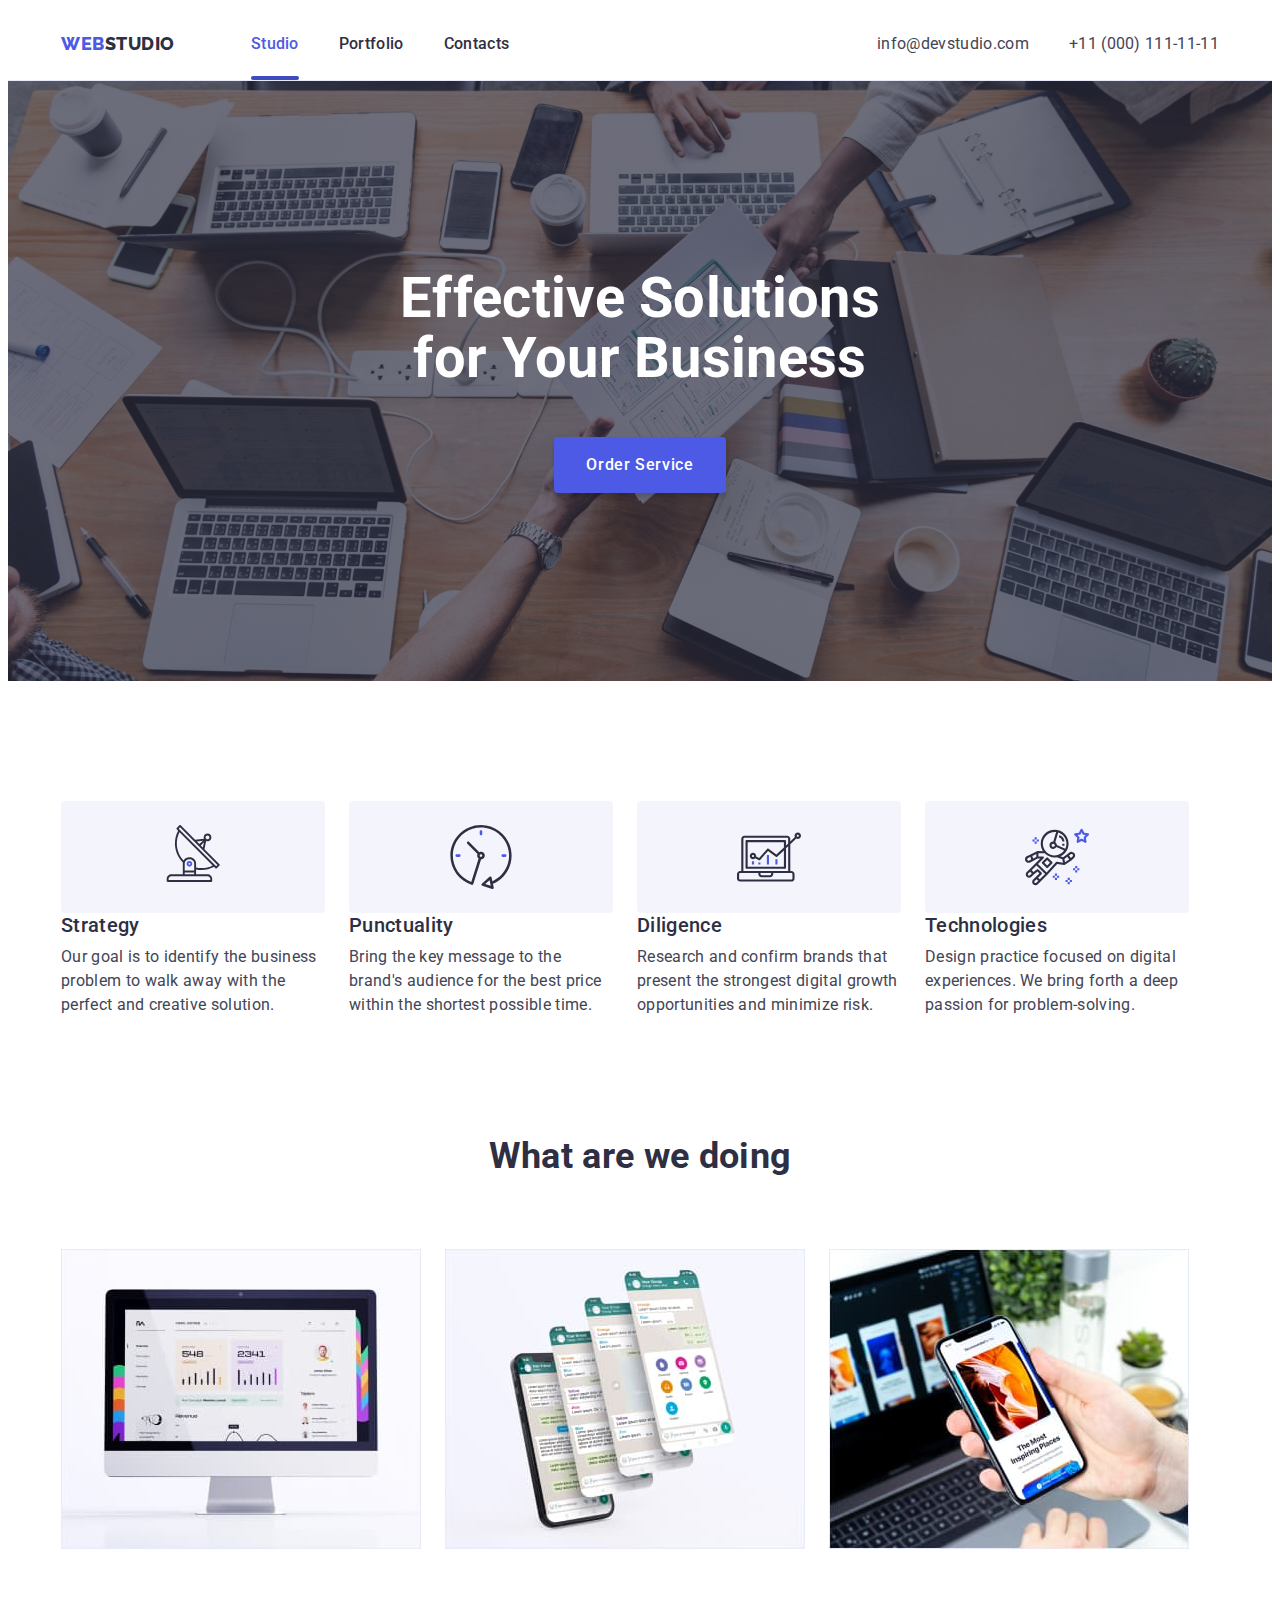
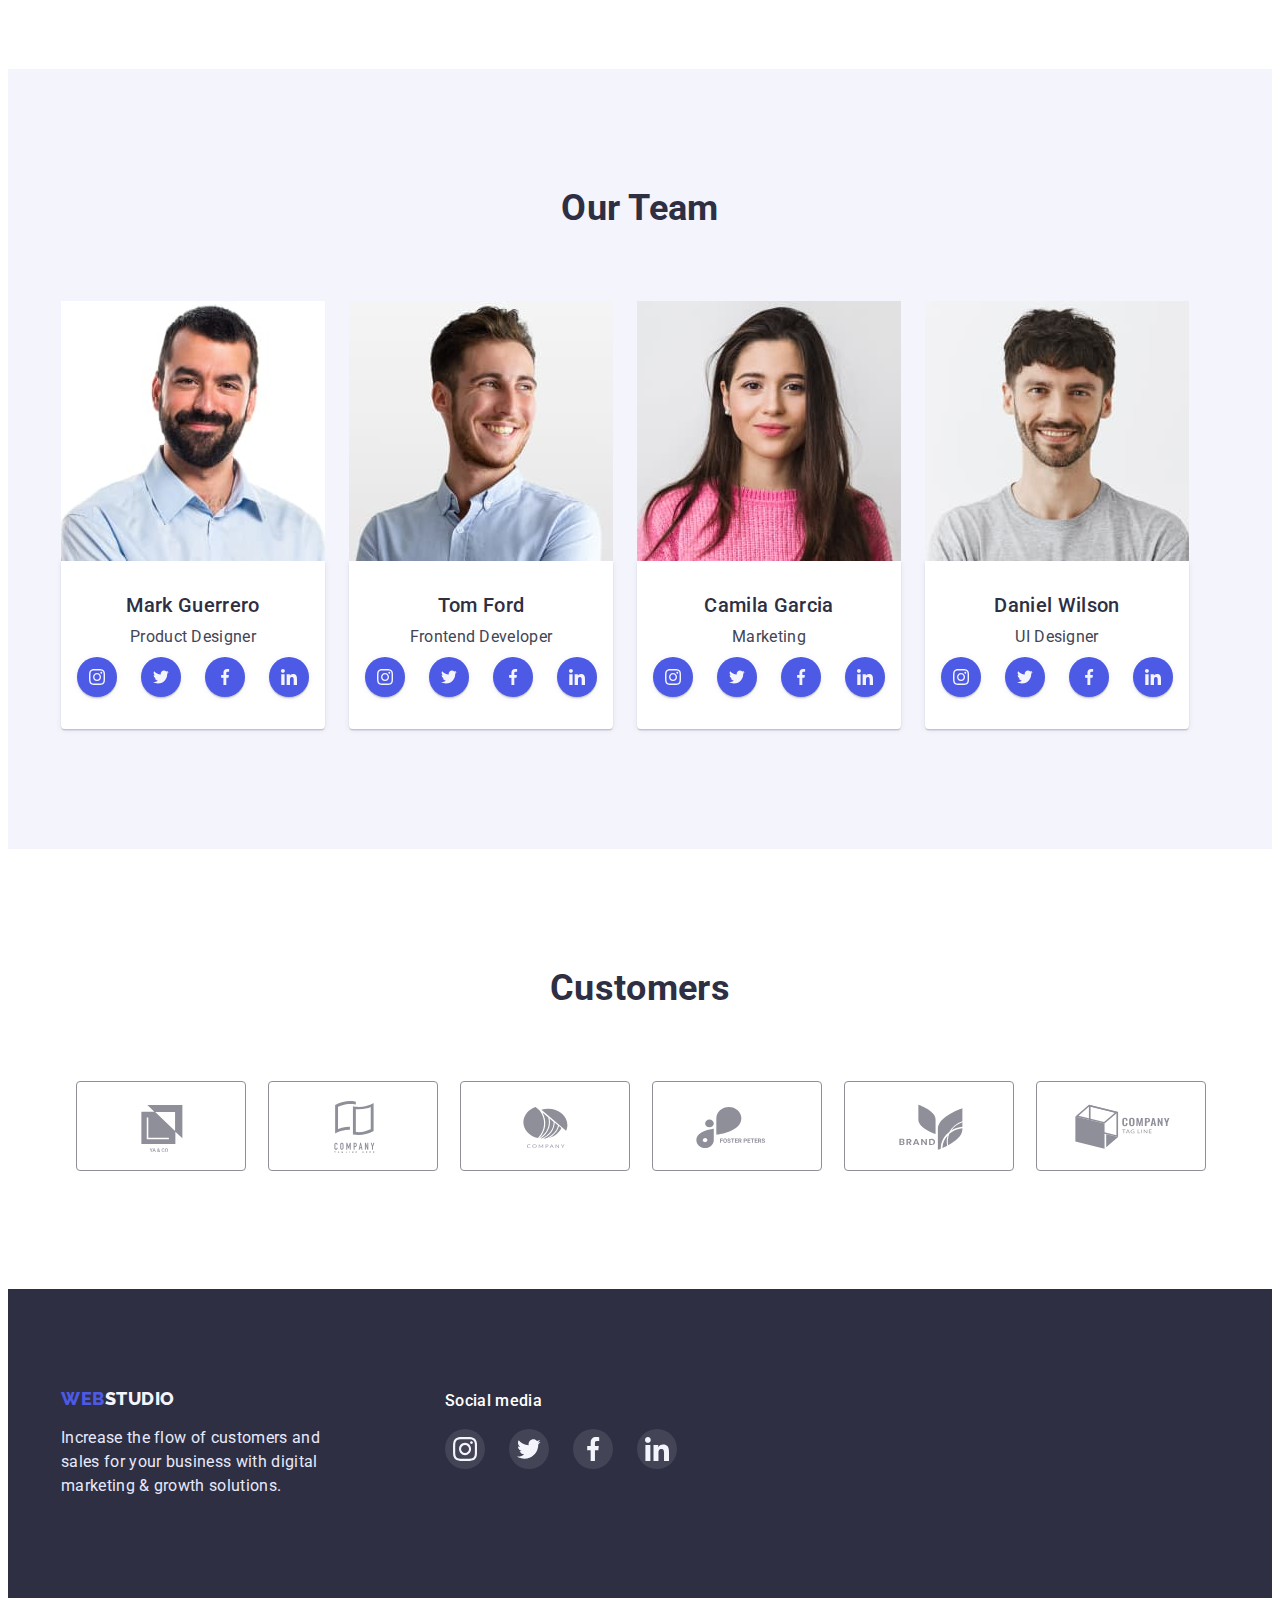
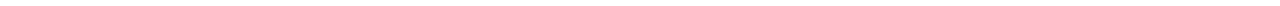
<file: index.html>
<!DOCTYPE html>
<html lang="en">
  <head>
    <meta charset="UTF-8" />
    <meta http-equiv="X-UA-Compatible" content="IE=edge" />
    <meta name="viewport" content="width=device-width, initial-scale=1.0" />
    <title>WebStudio</title>
    <link
      rel="stylesheet"
      href="https://cdnjs.cloudflare.com/ajax/libs/modern-normalize/1.1.0/modern-normalize.min.css"
      integrity="sha512-wpPYUAdjBVSE4KJnH1VR1HeZfpl1ub8YT/NKx4PuQ5NmX2tKuGu6U/JRp5y+Y8XG2tV+wKQpNHVUX03MfMFn9Q=="
      crossorigin="anonymous"
      referrerpolicy="no-referrer"
    />
    <link rel="preconnect" href="https://fonts.googleapis.com" />
    <link rel="preconnect" href="https://fonts.gstatic.com" crossorigin />
    <link
      href="https://fonts.googleapis.com/css2?family=Raleway:wght@800&family=Roboto:wght@400;500;700;900&display=swap"
      rel="stylesheet"
    />
    <link rel="stylesheet" href="./css/styles.css" />
  </head>
  <body>
    <!-- section nav -->

    <header class="header">
      <div class="container main-header">
        <nav class="header-nav">
          <a href="./index.html" class="header-logo">
            <span class="header-subject">Web</span>Studio
          </a>

          <ul class="header-list list">
            <li class="header-item">
              <a href="" class="header-link link current">Studio</a>
            </li>
            <li class="header-item">
              <a href="./portfolio.html" class="header-link link">Portfolio</a>
            </li>
            <li class="header-item">
              <a href="" class="header-link link">Contacts</a>
            </li>
          </ul>
        </nav>
        <!-- section comtacts -->
        <address class="adress">
          <ul class="adress-list list">
            <li class="adress-item">
              <a href="mailto:info@devstudio.com" class="adress-link link"
                >info@devstudio.com</a
              >
            </li>
            <li class="adress-item">
              <a href="tel:+110001111111" class="adress-link link"
                >+11 (000) 111-11-11</a
              >
            </li>
          </ul>
        </address>
      </div>
    </header>
    <main>
      <!-- section hero -->
      <section class="hero">
        <div class="container hero-content">
          <h1 class="hero-title">Effective Solutions for Your Business</h1>
          <div class="hero-btn">
            <button type="button" class="hero-button">Order Service</button>
          </div>
        </div>
        <!-- <div class="backdrop is-hidden">
          <div class="modal">
            <button type="button">x</button> -->
        <!-- <svg class="modal-img">
                <use
                  href="/images/icons.svg/symbol-close-modal.svg#icon-close-modal"
                ></use>
              </svg> -->
        <!-- </div>
        </div> -->
      </section>
      <!-- section features -->
      <section class="feature">
        <div class="container feature-content">
          <h1 hidden>Advantages</h1>
          <ul class="feature-list list">
            <li class="feature-item">
              <div class="feature-pic">
                <svg class="feature-img" width="64" height="64">
                  <use
                    href="./images/icons.svg/symbol-defs.svg#icon-antenna"
                  ></use>
                </svg>
              </div>
              <h3 class="feature-title">Strategy</h3>
              <p class="feature-text">
                Our goal is to identify the business problem to walk away with
                the perfect and creative solution.
              </p>
            </li>
            <li class="feature-item">
              <div class="feature-pic">
                <svg class="feature-img" width="64" height="64">
                  <use
                    href="./images/icons.svg/symbol-defs.svg#icon-clock"
                  ></use>
                </svg>
              </div>
              <h3 class="feature-title">Punctuality</h3>
              <p class="feature-text">
                Bring the key message to the brand's audience for the best price
                within the shortest possible time.
              </p>
            </li>
            <li class="feature-item">
              <div class="feature-pic">
                <svg class="feature-img" width="64" height="64">
                  <use
                    href="./images/icons.svg/symbol-defs.svg#icon-diagram"
                  ></use>
                </svg>
              </div>
              <h3 class="feature-title">Diligence</h3>
              <p class="feature-text">
                Research and confirm brands that present the strongest digital
                growth opportunities and minimize risk.
              </p>
            </li>
            <li class="feature-item">
              <div class="feature-pic">
                <svg class="feature-img" width="64" height="64">
                  <use
                    href="./images/icons.svg/symbol-defs.svg#icon-astronaut"
                  ></use>
                </svg>
              </div>
              <h3 class="feature-title">Technologies</h3>
              <p class="feature-text">
                Design practice focused on digital experiences. We bring forth a
                deep passion for problem-solving.
              </p>
            </li>
          </ul>
        </div>
      </section>
      <!-- section -->
      <section class="work">
        <div class="container">
          <h2 class="work-title">What are we doing</h2>
          <ul class="work-list list">
            <li class="work-item">
              <img
                class="work-img"
                src="./images/photo1.jpg"
                alt="computer"
                width="360"
              />
            </li>
            <li class="work-item">
              <img
                class="work-img"
                src="./images/photo2.jpg"
                alt="software"
                width="360"
              />
            </li>
            <li class="work-item">
              <img
                class="work-img"
                src="./images/photo3.jpg"
                alt="smartphone"
                width="360"
              />
            </li>
          </ul>
        </div>
      </section>
      <!-- section team -->
      <section class="team">
        <div class="container main-team">
          <h2 class="team-subject">Our Team</h2>
          <ul class="team-list list">
            <li class="team-item">
              <img
                class="team-img"
                src="./images/img.jpg"
                alt="mark guerrero"
                width="264"
              />
              <div class="borders-content">
                <h3 class="team-title">Mark Guerrero</h3>
                <p class="team-text">Product Designer</p>
                <ul class="team-social-list list">
                  <li class="team-social-item">
                    <a href="" class="team-social-link link">
                      <svg class="team-social-icon" width="16px" height="16">
                        <use
                          href="./images/icons.svg/symbol-social.svg#icon-instagram"
                        ></use>
                      </svg>
                    </a>
                  </li>
                  <li class="team-social-item">
                    <a href="" class="team-social-link link">
                      <svg class="team-social-icon" width="40" height="40">
                        <use
                          href="./images/icons.svg/symbol-social.svg#icon-twitter"
                        ></use>
                      </svg>
                    </a>
                  </li>
                  <li class="team-social-item">
                    <a href="" class="team-social-link link">
                      <svg class="team-social-icon" width="40" height="40">
                        <use
                          href="./images/icons.svg/symbol-social.svg#icon-facebook"
                        ></use>
                      </svg>
                    </a>
                  </li>
                  <li class="team-social-item">
                    <a href="" class="team-social-link link">
                      <svg class="team-social-icon" width="40" height="40">
                        <use
                          href="./images/icons.svg/symbol-social.svg#icon-linkedin"
                        ></use>
                      </svg>
                    </a>
                  </li>
                </ul>
              </div>
            </li>
            <li class="team-item">
              <img
                class="team-img"
                src="./images/img.1.jpg"
                alt="tom ford"
                width="264"
              />
              <div class="borders-content">
                <h3 class="team-title">Tom Ford</h3>
                <p class="team-text">Frontend Developer</p>
                <ul class="team-social-list list">
                  <li class="team-social-item">
                    <a href="" class="team-social-link link">
                      <svg class="team-social-icon" width="40" height="40">
                        <use
                          href="./images/icons.svg/symbol-social.svg#icon-instagram"
                        ></use>
                      </svg>
                    </a>
                  </li>
                  <li class="team-social-item">
                    <a href="" class="team-social-link link">
                      <svg class="team-social-icon" width="40" height="40">
                        <use
                          href="./images/icons.svg/symbol-social.svg#icon-twitter"
                        ></use>
                      </svg>
                    </a>
                  </li>
                  <li class="team-social-item">
                    <a href="" class="team-social-link link">
                      <svg class="team-social-icon" width="40" height="40">
                        <use
                          href="./images/icons.svg/symbol-social.svg#icon-facebook"
                        ></use>
                      </svg>
                    </a>
                  </li>
                  <li class="team-social-item">
                    <a href="" class="team-social-link link">
                      <svg class="team-social-icon" width="40" height="40">
                        <use
                          href="./images/icons.svg/symbol-social.svg#icon-linkedin"
                        ></use>
                      </svg>
                    </a>
                  </li>
                </ul>
              </div>
            </li>
            <li class="team-item">
              <img
                class="team-img"
                src="./images/img.2.jpg"
                alt="camila garcia"
                width="264"
              />
              <div class="borders-content">
                <h3 class="team-title">Camila Garcia</h3>
                <p class="team-text">Marketing</p>
                <ul class="team-social-list list">
                  <li class="team-social-item">
                    <a href="" class="team-social-link link">
                      <svg class="team-social-icon" width="40" height="40">
                        <use
                          href="./images/icons.svg/symbol-social.svg#icon-instagram"
                        ></use>
                      </svg>
                    </a>
                  </li>
                  <li class="team-social-item">
                    <a href="" class="team-social-link link">
                      <svg class="team-social-icon" width="40" height="40">
                        <use
                          href="./images/icons.svg/symbol-social.svg#icon-twitter"
                        ></use>
                      </svg>
                    </a>
                  </li>
                  <li class="team-social-item">
                    <a href="" class="team-social-link link">
                      <svg class="team-social-icon" width="40" height="40">
                        <use
                          href="./images/icons.svg/symbol-social.svg#icon-facebook"
                        ></use>
                      </svg>
                    </a>
                  </li>
                  <li class="team-social-item">
                    <a href="" class="team-social-link link">
                      <svg class="team-social-icon" width="40" height="40">
                        <use
                          href="./images/icons.svg/symbol-social.svg#icon-linkedin"
                        ></use>
                      </svg>
                    </a>
                  </li>
                </ul>
              </div>
            </li>
            <li class="team-item">
              <img
                class="team-img"
                src="./images/img.3.jpg"
                alt="daniel wilson"
                width="264"
              />
              <div class="borders-content">
                <h3 class="team-title">Daniel Wilson</h3>
                <p class="team-text">UI Designer</p>
                <ul class="team-social-list list">
                  <li class="team-social-item">
                    <a href="" class="team-social-link link">
                      <svg class="team-social-icon" width="40" height="40">
                        <use
                          href="./images/icons.svg/symbol-social.svg#icon-instagram"
                        ></use>
                      </svg>
                    </a>
                  </li>
                  <li class="team-social-item">
                    <a href="" class="team-social-link link">
                      <svg class="team-social-icon" width="40" height="40">
                        <use
                          href="./images/icons.svg/symbol-social.svg#icon-twitter"
                        ></use>
                      </svg>
                    </a>
                  </li>
                  <li class="team-social-item">
                    <a href="" class="team-social-link link">
                      <svg class="team-social-icon" width="40" height="40">
                        <use
                          href="./images/icons.svg/symbol-social.svg#icon-facebook"
                        ></use>
                      </svg>
                    </a>
                  </li>
                  <li class="team-social-item">
                    <a href="" class="team-social-link link">
                      <svg class="team-social-icon" width="40" height="40">
                        <use
                          href="./images/icons.svg/symbol-social.svg#icon-linkedin"
                        ></use>
                      </svg>
                    </a>
                  </li>
                </ul>
              </div>
            </li>
          </ul>
        </div>
      </section>
      <!-- section costumer -->
      <section class="customers">
        <div class="container">
          <h2 class="customers-title">Customers</h2>
          <ul class="customers-list list">
            <li class="customers-item">
              <a href="" class="customers-link link">
                <svg class="customers-icon" width="104" height="56">
                  <use href="./images/icons.svg/symbol.svg#icon-logo-1"></use>
                </svg>
              </a>
            </li>
            <li class="customers-item">
              <a href="" class="customers-link link">
                <svg class="customers-icon" width="104" height="56">
                  <use href="./images/icons.svg/symbol.svg#icon-logo-2"></use>
                </svg>
              </a>
            </li>
            <li class="customers-item">
              <a href="" class="customers-link link">
                <svg class="customers-icon" width="104" height="56">
                  <use href="./images/icons.svg/symbol.svg#icon-logo-3"></use>
                </svg>
              </a>
            </li>
            <li class="customers-item">
              <a href="" class="customers-link link">
                <svg class="customers-icon" width="104" height="56">
                  <use href="./images/icons.svg/symbol.svg#icon-logo-4"></use>
                </svg>
              </a>
            </li>
            <li class="customers-item">
              <a href="" class="customers-link link">
                <svg class="customers-icon" width="104" height="56">
                  <use href="./images/icons.svg/symbol.svg#icon-logo-5"></use>
                </svg>
              </a>
            </li>
            <li class="customers-item">
              <a href="" class="customers-link link">
                <svg class="customers-icon" width="104" height="56">
                  <use href="./images/icons.svg/symbol.svg#icon-logo-6"></use>
                </svg>
              </a>
            </li>
          </ul>
        </div>
      </section>
    </main>
    <!-- section footer -->
    <footer class="footer">
      <div class="container footer-content">
        <div class="footer-content-logo">
          <a href="./index.html" class="footer-logo link"
            >Web<span class="footer-subject">Studio</span>
          </a>

          <p class="footer-text">
            Increase the flow of customers and sales for your business with
            digital marketing & growth solutions.
          </p>
        </div>

        <div class="footer-social">
          <h3 class="footer-social-title">Social media</h3>
          <ul class="footer-social-list list">
            <li class="footer-social-item">
              <a href="" class="footer-social-link link">
                <svg class="footer-social-icon" width="40" height="40">
                  <use
                    href="./images/icons.svg/symbol-social.svg#icon-instagram"
                  ></use>
                </svg>
              </a>
            </li>

            <li class="footer-social-item">
              <a href="" class="footer-social-link link">
                <svg class="footer-social-icon" width="40" height="40">
                  <use
                    href="./images/icons.svg/symbol-social.svg#icon-twitter"
                  ></use>
                </svg>
              </a>
            </li>

            <li class="footer-social-item">
              <a href="" class="footer-social-link link">
                <svg class="footer-social-icon" width="40" height="40">
                  <use
                    href="./images/icons.svg/symbol-social.svg#icon-facebook"
                  ></use>
                </svg>
              </a>
            </li>

            <li class="footer-social-item">
              <a href="" class="footer-social-link link">
                <svg class="footer-social-icon" width="40" height="40">
                  <use
                    href="./images/icons.svg/symbol-social.svg#icon-linkedin"
                  ></use>
                </svg>
              </a>
            </li>
          </ul>
        </div>
      </div>
    </footer>
    <script src="./js/modal.js"></script>
  </body>
</html>
</file>
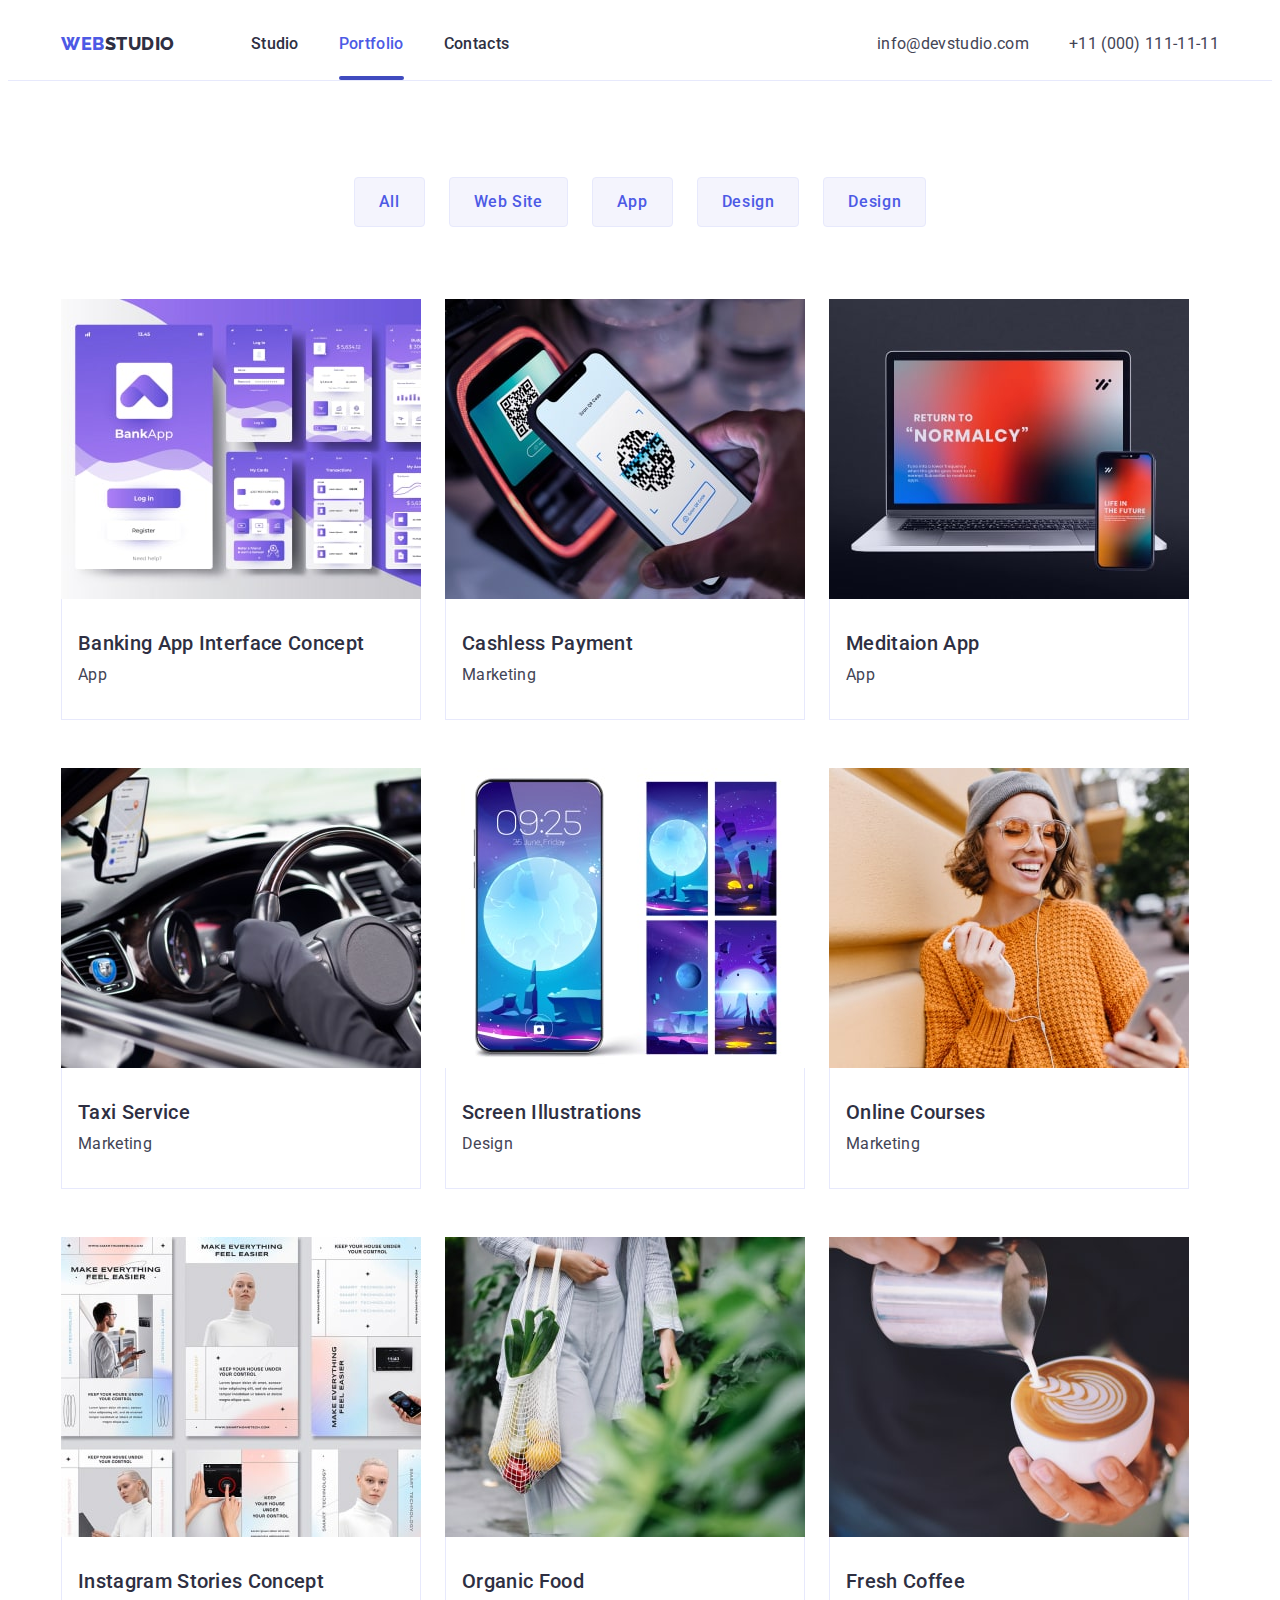
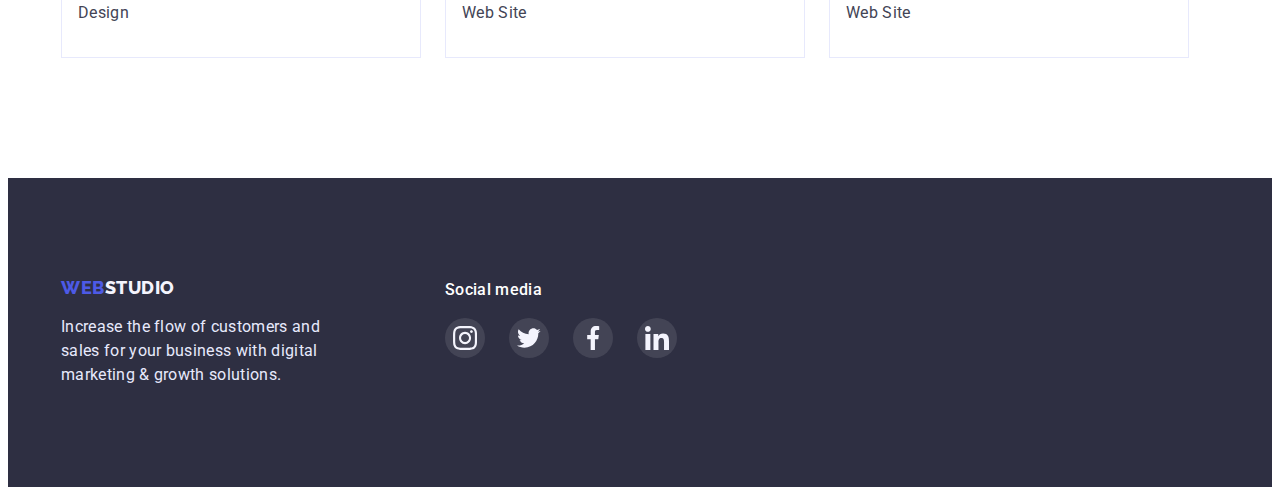
<file: portfolio.html>
<!DOCTYPE html>
<html lang="en">
  <head>
    <meta charset="UTF-8" />
    <meta http-equiv="X-UA-Compatible" content="IE=edge" />
    <meta name="viewport" content="width=device-width, initial-scale=1.0" />
    <title>Portfolio</title>
    <link
      rel="stylesheet"
      href="https://cdnjs.cloudflare.com/ajax/libs/modern-normalize/1.1.0/modern-normalize.min.css"
      integrity="sha512-wpPYUAdjBVSE4KJnH1VR1HeZfpl1ub8YT/NKx4PuQ5NmX2tKuGu6U/JRp5y+Y8XG2tV+wKQpNHVUX03MfMFn9Q=="
      crossorigin="anonymous"
      referrerpolicy="no-referrer"
    />
    <link rel="preconnect" href="https://fonts.googleapis.com" />
    <link rel="preconnect" href="https://fonts.gstatic.com" crossorigin />
    <link
      href="https://fonts.googleapis.com/css2?family=Raleway:wght@800&family=Roboto:wght@400;500;700;900&display=swap"
      rel="stylesheet"
    />
    <link rel="stylesheet" href="./css/styles.css" />
  </head>
  <body>
    <header class="header">
      <div class="container main-header">
        <nav class="header-nav">
          <a href="./index.html" class="header-logo">
            <span class="header-subject">Web</span>Studio
          </a>

          <ul class="header-list list">
            <li class="header-item">
              <a href="./index.html" class="header-link link">Studio</a>
            </li>
            <li class="header-item">
              <a href="./portfolio.html" class="header-link link current"
                >Portfolio</a
              >
            </li>
            <li class="header-item">
              <a href="./index.html" class="header-link link">Contacts</a>
            </li>
          </ul>
        </nav>
        <address class="adress">
          <ul class="adress-list list">
            <li class="adress-item">
              <a href="mailto:info@devstudio.com" class="adress-link link"
                >info@devstudio.com</a
              >
            </li>
            <li class="adress-item">
              <a href="tel:+110001111111" class="adress-link link"
                >+11 (000) 111-11-11</a
              >
            </li>
          </ul>
        </address>
      </div>
    </header>
    <main>
      <!--fillters-->
      <section class="btn">
        <div class="container fillters-btn">
          <ul class="btn-list">
            <li><button type="button" class="btn-link link">All</button></li>
            <li>
              <button type="button" class="btn-link link">Web Site</button>
            </li>
            <li><button type="button" class="btn-link link">App</button></li>
            <li><button type="button" class="btn-link link">Design</button></li>
            <li><button type="button" class="btn-link link">Design</button></li>
          </ul>

          <h1 hidden>Portfolio</h1>

          <ul class="advantages-list list">
            <li class="advantages-item">
              <a class="advantages-link link" href="">
                <img
                  class="advantages-img"
                  src="./images/pic8-min.jpg"
                  alt="app"
                  width="360"
                  height="300"
                />
                <div class="advantages-content">
                  <h2 class="advantages-subject">
                    Banking App Interface Concept
                  </h2>
                  <p class="advantages-text">App</p>
                </div></a
              >
            </li>
            <li class="advantages-item">
              <a class="advantages-link link" href="">
                <img
                  class="advantages-img"
                  src="./images/pic7-min.jpg"
                  alt="phone"
                  width="360"
                  height="300"
                />
                <div class="advantages-content">
                  <h2 class="advantages-subject">Cashless Payment</h2>
                  <p class="advantages-text">Marketing</p>
                </div>
              </a>
            </li>
            <li class="advantages-item">
              <a class="advantages-link" href="">
                <img
                  class="advantages-img"
                  src="./images/pic-min.jpg"
                  alt="laptop"
                  width="360"
                  height="300"
                />
                <div class="advantages-content">
                  <h2 class="advantages-subject">Meditaion App</h2>
                  <p class="advantages-text">App</p>
                </div>
              </a>
            </li>
            <li class="advantages-item">
              <a class="advantages-link" href="">
                <img
                  class="advantages-img"
                  src="./images/pic1-min.jpg"
                  alt="driver"
                  width="360"
                  height="300"
                />
                <div class="advantages-content">
                  <h2 class="advantages-subject">Taxi Service</h2>
                  <p class="advantages-text">Marketing</p>
                </div>
              </a>
            </li>
            <li class="advantages-item">
              <a class="advantages-link" href="">
                <img
                  class="advantages-img"
                  src="./images/pic2-min.jpg"
                  alt="mobile"
                  width="360"
                  height="300"
                />
                <div class="advantages-content">
                  <h2 class="advantages-subject">Screen Illustrations</h2>
                  <p class="advantages-text">Design</p>
                </div>
              </a>
            </li>
            <li class="advantages-item">
              <a class="advantages-link" href="">
                <img
                  class="advantages-img"
                  src="./images/pic3-min.jpg"
                  alt="girl"
                  width="360"
                  height="300"
                />
                <div class="advantages-content">
                  <h2 class="advantages-subject">Online Courses</h2>
                  <p class="advantages-text">Marketing</p>
                </div>
              </a>
            </li>
            <li class="advantages-item">
              <a class="advantages-link" href="">
                <img
                  class="advantages-img"
                  src="./images/pic4-min.jpg"
                  alt="website"
                  width="360"
                  height="300"
                />
                <div class="advantages-content">
                  <h2 class="advantages-subject">Instagram Stories Concept</h2>
                  <p class="advantages-text">Design</p>
                </div>
              </a>
            </li>
            <li class="advantages-item">
              <a class="advantages-link" href="">
                <img
                  class="advantages-img"
                  src="./images/pic5-min.jpg"
                  alt="food"
                  width="360"
                  height="300"
                />
                <div class="advantages-content">
                  <h2 class="advantages-subject">Organic Food</h2>
                  <p class="advantages-text">Web Site</p>
                </div>
              </a>
            </li>
            <li class="advantages-item">
              <a class="advantages-link" href="">
                <img
                  class="advantages-img"
                  src="./images/pic6-min.jpg"
                  alt="coffe"
                  width="360"
                  height="300"
                />
                <div class="advantages-content">
                  <h2 class="advantages-subject">Fresh Coffee</h2>
                  <p class="advantages-text">Web Site</p>
                </div>
              </a>
            </li>
          </ul>
        </div>
      </section>
    </main>
    <!-- footer -->
    <footer class="footer">
      <div class="container footer-content">
        <div class="footer-content-logo">
          <a href="./index.html" class="footer-logo link"
            >Web<span class="footer-subject">Studio</span>
          </a>

          <p class="footer-text">
            Increase the flow of customers and sales for your business with
            digital marketing & growth solutions.
          </p>
        </div>

        <div class="footer-social">
          <h3 class="footer-social-title">Social media</h3>
          <ul class="footer-social-list list">
            <li class="footer-social-item">
              <a href="" class="footer-social-link link">
                <svg class="footer-social-icon" width="40" height="40">
                  <use
                    href="./images/icons.svg/symbol-social.svg#icon-instagram"
                  ></use>
                </svg>
              </a>
            </li>

            <li class="footer-social-item">
              <a href="" class="footer-social-link link">
                <svg class="footer-social-icon" width="40" height="40">
                  <use
                    href="./images/icons.svg/symbol-social.svg#icon-twitter"
                  ></use>
                </svg>
              </a>
            </li>

            <li class="footer-social-item">
              <a href="" class="footer-social-link link">
                <svg class="footer-social-icon" width="40" height="40">
                  <use
                    href="./images/icons.svg/symbol-social.svg#icon-facebook"
                  ></use>
                </svg>
              </a>
            </li>

            <li class="footer-social-item">
              <a href="" class="footer-social-link link">
                <svg class="footer-social-icon" width="40" height="40">
                  <use
                    href="./images/icons.svg/symbol-social.svg#icon-linkedin"
                  ></use>
                </svg>
              </a>
            </li>
          </ul>
        </div>
      </div>
    </footer>
  </body>
</html>
</file>
<file: css/styles.css>
:root {
  --primary-text-color: #434455;
  --title-text-color: #2e2f42;
  --accent: #4d5ae5;

  --primary-white-color: #ffffff;
  --footer-border-text-color: #e7e9fc;
  --accent-button-color: #404bbf;
  --light-background-color: #f4f4fd;
}
/* STUDIO */
body {
  background-color: var(--primary-white-color);
  color: var(--primary-text-color);
  font-family: Roboto, sans-serif;
  letter-spacing: 0.02em;
  font-size: 16px;
}

.container {
  margin-left: auto;
  margin-right: auto;
  width: 1158px;
  /* outline: 1px solid red; */
  padding-left: 15px;
  padding-right: 15px;
}
.list {
  padding: 0;
  margin: 0;
  list-style: none;
}
.link {
  text-decoration: none;
}
/*-------------------------- header logo */
.header {
  border-bottom: 1px solid #e7e9fc;
}

.header-logo {
  color: var(--title-text-color);
  text-decoration: none;
  font-family: Raleway;
  font-weight: 800;
  font-size: 18px;
  line-height: 1.33;
  letter-spacing: 0.03em;
  text-transform: uppercase;
  padding-bottom: 24px;
  padding-top: 24px;
}
/*----------------------------- site nav */
.header-subject {
  color: var(--accent);
}

.main-header {
  display: flex;
  align-items: center;
}
.header-nav {
  display: flex;
}

.header-link {
  color: var(--title-text-color);
  font-weight: 500;
  font-size: 16px;
  line-height: 1.5;

  padding-top: 24px;
  padding-bottom: 24px;
  display: block;
}
/* 
  transition-property: color;
  transition-duration: 250ms;
  transition-timing-function: cubic-bezier(0.4, 0, 0.2, 1);
} */

.header-link:hover,
.header-link:focus {
  color: var(--accent);
}
.header-link.current {
  color: var(--accent);
}
.header-item {
  position: relative;
}
.header-link.current::after {
  content: "";
  position: absolute;
  display: block;
  width: 100%;
  height: 4px;
  background: #404bbf;
  border-radius: 2px;
  left: 0;
  bottom: 0;
}

.header-list {
  display: flex;
  gap: 40px;
  margin-left: 76px;
}

/* ----------------------site auth */
.adress {
  display: flex;
  margin-left: auto;
}
.adress-link {
  color: var(--primary-text-color);
  font-style: normal;
  font-size: 16px;
  line-height: 1.5;

  /* transition-property: color;
  transition-duration: 250ms;
  transition-timing-function: cubic-bezier(0.4, 0, 0.2, 1); */
}
.adress-link:hover,
.adress-link:focus {
  color: var(--accent);
}
.adress-list {
  display: flex;
}

.adress-item + .adress-item {
  margin-left: 40px;
}
/*--------------------------- hero */
.hero {
  text-align: center;
  max-width: 1440px;
  background-color: var(--title-text-color);
  background-size: cover;
  background-image: linear-gradient(
      rgba(46, 47, 66, 0.7),
      rgba(46, 47, 66, 0.7)
    ),
    url(../images/background.jpg);
  background-repeat: no-repeat;
  background-position: center;
  height: 600px;
}
.hero-content {
  padding-top: 188px;
  padding-bottom: 188px;
  margin: auto;
  /* margin-left: auto;
  margin-right: auto; */
}
.hero-title {
  margin-top: 0;
  margin-bottom: 48px;
  margin-left: auto;
  margin-right: auto;

  color: var(--primary-white-color);
  font-weight: 700;
  font-size: 56px;
  line-height: 1.07;
  max-width: 496px;
}

.hero-button {
  color: var(--primary-white-color);
  background-color: var(--accent);

  font-family: inherit;
  font-weight: 500;
  font-size: 16px;
  line-height: 1.5;
  align-items: center;
  letter-spacing: 0.04em;
  cursor: pointer;
  padding-top: 16px;
  padding-bottom: 16px;
  padding-left: 32px;
  padding-right: 32px;

  box-shadow: 0px 4px 4px rgba(0, 0, 0, 0.15);
  border-radius: 4px;
  border: none;
  /* 
  transition-property: background-color;
  transition-duration: 250ms;
  transition-timing-function: cubic-bezier(0.4, 0, 0.2, 1); */
}
.hero-button:hover,
.hero-button:focus {
  background-color: var(--accent-button-color);
  color: var(--primary-white-color);
}

/* .backdrop {
  position: fixed;
  top: 0;
  left: 0;
  width: 100%;
  height: 100%;
  background: rgba(46, 47, 66, 0.4);
}
.backdrop.is-hidden {
  opacity: 0;
  pointer-events: no;
} */
/* .modal {
  position: absolute;
  min-width: 408px;
  min-height: 576px;
  background-color: #fcfcfc;

  top: 50%;
  left: 50%;
  transform: translate(-50%, -50%);
  box-shadow: 0px 1px 1px rgba(0, 0, 0, 0.14), 0px 1px 3px rgba(0, 0, 0, 0.12),
    0px 2px 1px rgba(0, 0, 0, 0.2);
  border-radius: 4px; */
/* } */
/* .modal-img {
  width: 24px;
  height: 24px;
  background: #e7e9fc;
  border: 1px solid rgba(0, 0, 0, 0.1);
} */
/*---------------- section feauteres */
.feature {
  padding-top: 120px;
  padding-bottom: 120px;
}
.feature-item:not(:last-child) {
  margin-right: 24px;
}

.feature-list {
  display: flex;
}
.feature-title {
  margin-top: 0px;
  margin-bottom: 8px;
  color: var(--title-text-color);
  font-weight: 500;
  font-size: 20px;
  line-height: 1.2;
}
.feature-text {
  margin-top: 0px;
  margin-bottom: 0px;
  font-size: 16px;
  line-height: 1.5;
  max-width: 264px;
}

.feature-pic {
  background: #f4f4fd;
  border-radius: 4px;
  width: 264px;
  height: 112px;
  justify-content: center;
  align-items: center;
  display: flex;
}

.feature-img {
  max-width: 64px;
  max-height: 64px;
  justify-content: center;
  align-items: center;
  /* margin: auto; */

  display: flex;
}
.feature.item {
}
/*--------------------- section work */
.work {
  padding-bottom: 120px;
}
.work-title {
  color: var(--title-text-color);
  text-align: center;
  font-weight: 700;
  font-size: 36px;
  line-height: 1.11;
  margin-top: 0px;
  margin-bottom: 72px;
}
.work-list {
  display: flex;
  gap: 24px;
}
.work-item {
  width: calc(100% - 48 / 3);
}
.work-img {
  display: block;
}
/* -------------------section team */
.team {
  background: var(--light-background-color);
  padding-bottom: 120px;
  padding-top: 120px;
}
.team-img {
  display: block;
  max-width: 100%;
  height: auto;
}
.team-list {
  display: flex;
  gap: 24px;
}
.team-item {
  width: calc((100% - 72) / 4);
  background: var(--primary-white-color);
}
.borders-content {
  padding: 32px 16px;
  text-align: center;
  background: #ffffff;
  box-shadow: 0px 1px 6px rgba(46, 47, 66, 0.08),
    0px 1px 1px rgba(46, 47, 66, 0.16), 0px 2px 1px rgba(46, 47, 66, 0.08);
  border-radius: 0px 0px 4px 4px;
}
.team-title {
  color: var(--title-text-color);
  font-weight: 500;
  font-size: 20px;
  line-height: 1.2;
  margin-bottom: 8px;
  margin-top: 0px;
}
.team-subject {
  margin-top: 0;
  margin-bottom: 72px;
  text-align: center;
  color: var(--title-text-color);
  font-weight: 700;
  font-size: 36px;
  line-height: 1.11;
}
.team-text {
  font-size: 16px;
  line-height: 1.5;
  margin-bottom: 0px;
  margin-top: 0px;
}
.team-social-list {
  display: flex;

  gap: 24px;
  margin-top: 8px;
}

.team-social-item {
  width: 40px;
  height: 40px;
  background-color: #4d5ae5;
  border-radius: 50%;
  justify-content: center;
  box-shadow: 0px 1px 6px rgba(46, 47, 66, 0.08),
    0px 1px 1px rgba(46, 47, 66, 0.16), 0px 2px 1px rgba(46, 47, 66, 0.08);

  /* transition: background-color 250ms cubic-bezier(0.4, 0, 0.2, 1); */
}
.team-social-item:hover,
.team-social-item:focus {
  background-color: #404bbf;
}
.team-social-icon {
  width: 16px;
  height: 16px;
}
.team-social-link {
  display: flex;
  justify-content: center;
  align-items: center;
  width: 100%;
  height: 100%;
}

/* ------------------section customer */
.customers {
  padding-bottom: 120px;
  padding-top: 120px;
}
.customers-title {
  margin-top: 0;
  margin-bottom: 72px;
  text-align: center;
  color: var(--title-text-color);
  font-weight: 700;
  font-size: 36px;
  line-height: 1.11;
}
.customers-list {
  display: flex;
  justify-content: center;
  gap: 24px;
}

.customers-item {
  width: 168px;
  height: 88px;
}
.customers-link {
  display: flex;
  align-items: center;
  justify-content: center;
  width: 100%;
  height: 100%;
  color: #8e8f99;
  border: 1px solid #8e8f99;
  border-radius: 4px;
  fill: #8e8f99;
  /* 
  transition: color 250ms cubic-bezier(0.4, 0, 0.2, 1); */
}

.customers-link:hover {
  border-color: var(--accent-button-color);
  color: var(--accent-button-color);
}
.customers-link:focus {
  border-color: var(--accent-button-color);
  color: var(--accent-button-color);
}
.customers-icon {
  width: 104px;
  height: 56px;
  fill: currentColor;
}

/* ---------------footer  */

.footer {
  background: var(--title-text-color);
  padding-top: 100px;
  padding-bottom: 100px;
  display: flex;
}

.footer-logo {
  color: var(--accent);
  font-family: "Raleway";
  font-style: normal;
  font-weight: 800;
  font-size: 18px;
  line-height: 1.16;
  letter-spacing: 0.03em;
  text-transform: uppercase;
}
.footer-text {
  font-size: 16px;
  line-height: 1.5;
  color: var(--footer-border-text-color);
  margin-bottom: 0px;
  margin-top: 16px;
  max-width: 264px;
}
.footer-subject {
  color: var(--light-background-color);
}
.footer-content {
  display: flex;
}

.footer-social {
  display: inline-block;
  max-width: 208px;
  margin-left: 120px;
}
.footer-social-title {
  font-weight: 500;
  font-size: 16px;
  line-height: 24px;

  letter-spacing: 0.02em;

  color: #ffffff;
  margin: 0;
}
.footer-social-list {
  display: flex;
  gap: 24px;
  margin-top: 16px;
}
.footer-social-item {
  width: 40px;
  height: 40px;
  background: rgba(255, 255, 255, 0.1);
  border-radius: 50%;
  justify-content: center;
}
.footer-social-icon {
  width: 24px;
  height: 24px;
}
.footer-social-link {
  display: flex;
  justify-content: center;
  align-items: center;
  width: 40px;
  height: 40px;

  /* transition: background-color 250ms cubic-bezier(0.4, 0, 0.2, 1); */
}
.footer-social-link:hover {
  background: #31d0aa;
  border-radius: 50%;
}
.footer-social-link:focus {
  background: #31d0aa;
  border-radius: 50%;
}

/* PORTFOLIO */
/* button filters */
.btn {
  padding-top: 96px;
  padding-bottom: 120px;
}
.btn-list {
  list-style: none;
  text-decoration: none;

  display: flex;
  margin-top: 0px;
  margin-bottom: 72px;

  padding-left: 0;
  justify-content: center;
  gap: 24px;
}
.btn-link {
  display: inline-block;
  color: var(--accent);
  background: var(--light-background-color);
  font-family: inherit;
  font-weight: 500;
  font-size: 16px;
  line-height: 1.5;
  letter-spacing: 0.04em;
  list-style: none;
  cursor: pointer;

  border-radius: 4px;
  padding: 12px 24px;
  min-width: 69px;
  text-align: center;
  border: 1px solid var(--footer-border-text-color);

  /*  */

  /* transition: background-color 250ms cubic-bezier(0.4, 0, 0.2, 1),
    color 250ms cubic-bezier(0.4, 0, 0.2, 1); */
}

.btn-list .link:hover,
.btn-list .link:focus {
  color: var(--primary-white-color);
  background: var(--accent-button-color);
  box-shadow: 0px 3px 1px rgba(0, 0, 0, 0.1), 0px 2px 1px rgba(0, 0, 0, 0.08),
    0px 2px 2px rgba(0, 0, 0, 0.12);
  border-color: var(--accent-button-color);
}

/* --------------------section advantage */
.advantages-link {
  text-decoration: none;
}
.advantages-item {
  width: calc(100% - 3 / 48px);

  transition: box-shadow 250ms cubic-bezier(0.4, 0, 0.2, 1);
}
.advantages-item:hover {
  box-shadow: 0px 1px 6px rgba(46, 47, 66, 0.08),
    0px 1px 1px rgba(46, 47, 66, 0.16), 0px 2px 1px rgba(46, 47, 66, 0.08);
}
.advantages-item:focus {
  box-shadow: 0px 1px 6px rgba(46, 47, 66, 0.08),
    0px 1px 1px rgba(46, 47, 66, 0.16), 0px 2px 1px rgba(46, 47, 66, 0.08);
}
.advantages-img {
  display: block;
  max-width: 100%;
  height: auto;
}
.advantages-list {
  display: flex;
  flex-wrap: wrap;

  gap: 48px;
  column-gap: 24px;
}

.advantages-subject {
  color: var(--title-text-color);
  font-weight: 500;
  font-size: 20px;
  line-height: 1.2;
  margin-top: 0;
  margin-bottom: 8px;
  padding-left: 16px;
  padding-right: 54px;
}
.advantages-text {
  font-size: 16px;
  line-height: 1.5;

  color: var(--primary-text-color);
  margin-top: 0;
  margin-bottom: 0;
  padding-left: 16px;
}
.advantages-content {
  padding-top: 32px;
  padding-bottom: 32px;
  border-top: 0;
  border: 1px solid var(--footer-border-text-color);
  background: var(--primary-white-color);
  border-top: 0px;
}
</file>
